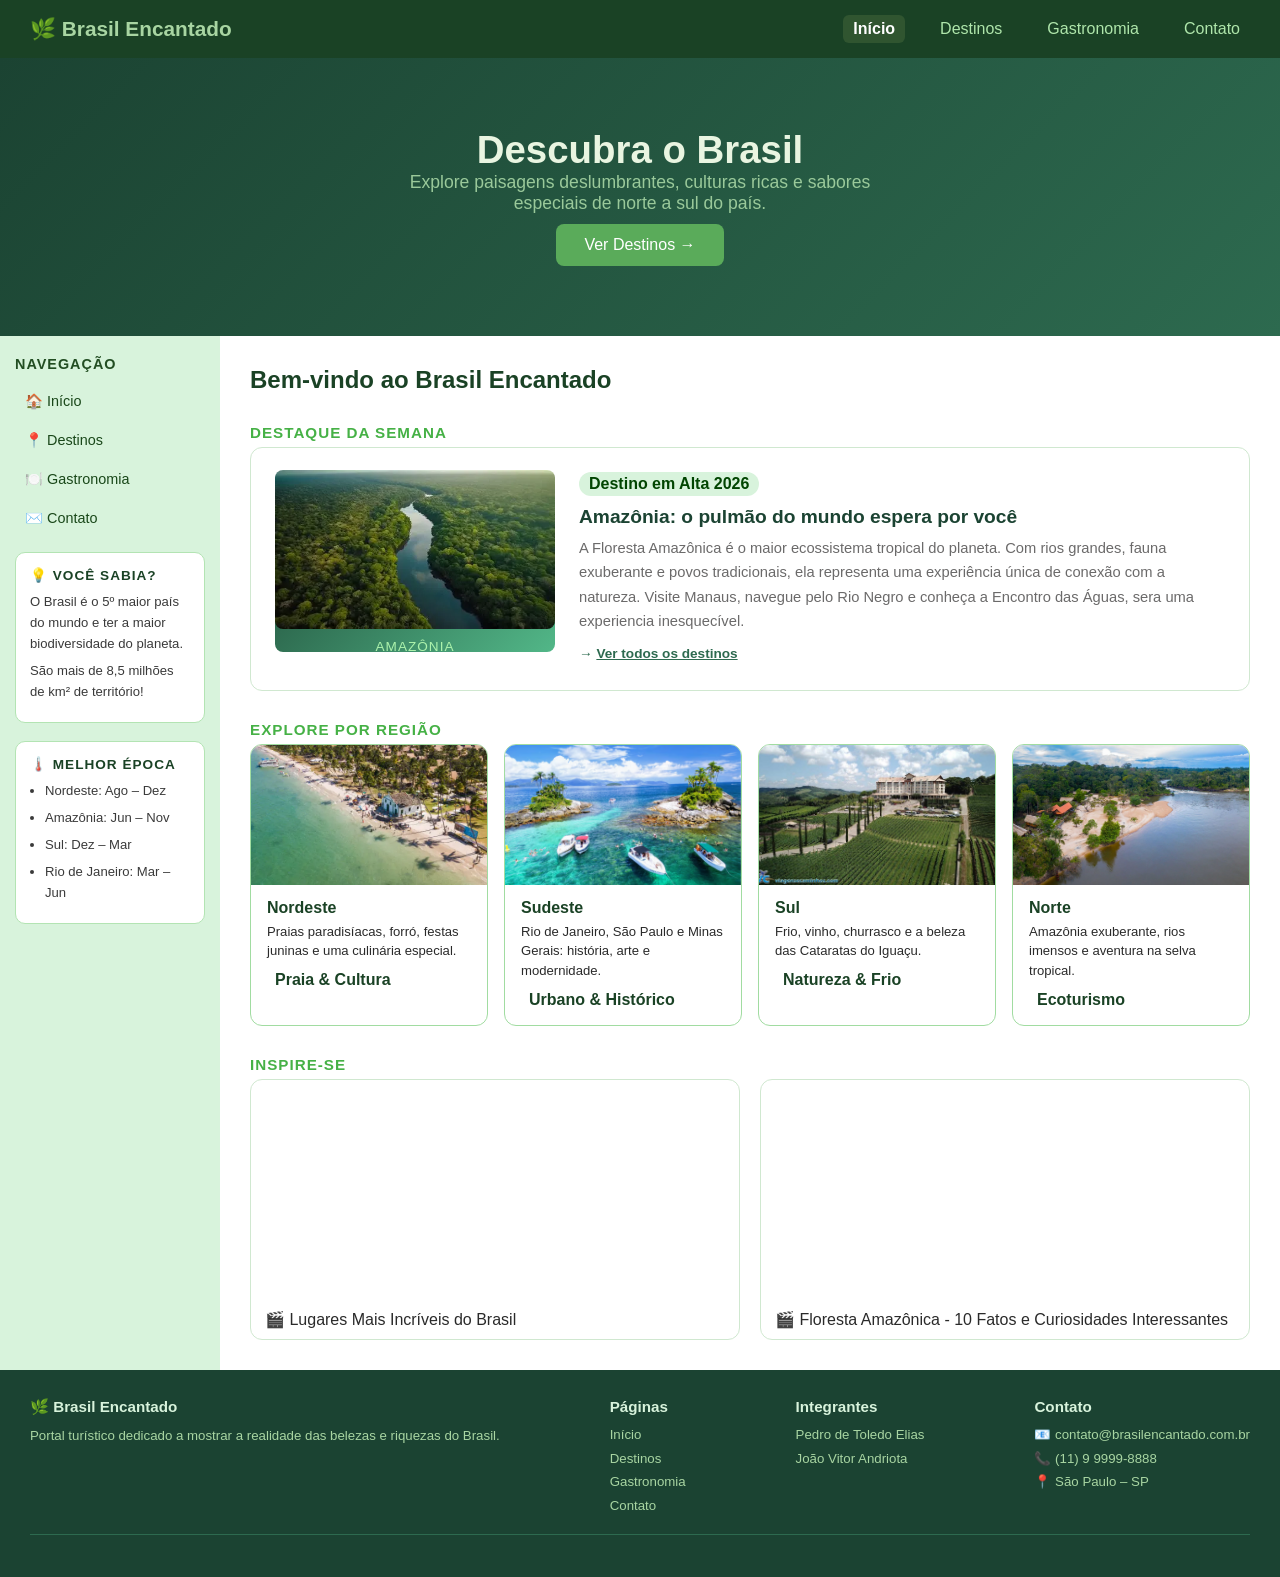
<file: index.html>
<!DOCTYPE html>
<html lang="en">

<head>
    <meta charset="UTF-8">
    <meta name="viewport" content="width=device-width, initial-scale=1.0">
    <link rel="stylesheet" href="style.css">
    <title>Brasil Encantado</title>
</head>

<body>

    <header class="nav">
        <div class="logo">🌿 Brasil Encantado</div>
        <nav class="menu">
            <a href="index.html" class="ativa">Início</a>
            <a href="destinos.html">Destinos</a>
            <a href="gastronomia.html">Gastronomia</a>
            <a href="contato.html">Contato</a>
        </nav>
    </header>
    <section class="hero" id="inicio">
        <div>
            <h1>Descubra o Brasil</h1>
            <p>Explore paisagens deslumbrantes, culturas ricas e sabores especiais de norte a sul do país.</p>
            <a href="destinos.html" class="hero-btn">Ver Destinos →</a>
        </div>
    </section>
    <div class="layout">
        <aside class="sidebar">
            <h3>Navegação</h3>
            <a href="index.html">🏠 Início</a>
            <a href="destinos.html">📍 Destinos</a>
            <a href="gastronomia.html">🍽️ Gastronomia</a>
            <a href="contato.html">✉️ Contato</a>

            <div class="aside-box">
                <h4>💡 Você Sabia?</h4>
                <p>O Brasil é o 5º maior país do mundo e ter a maior biodiversidade do planeta.</p>
                <p>São mais de 8,5 milhões de km² de território!</p>
            </div>
            <div class="aside-box">
                <h4>🌡️ Melhor Época</h4>
                <ul>
                    <li>Nordeste: Ago – Dez</li>
                    <li>Amazônia: Jun – Nov</li>
                    <li>Sul: Dez – Mar</li>
                    <li>Rio de Janeiro: Mar – Jun</li>
                </ul>
            </div>
        </aside>
        <main class="content">
            <h2>Bem-vindo ao Brasil Encantado</h2>

            <section id="destaque">
                <h3>Destaque da Semana</h3>
                <div class="feature-area">
                    <div class="img-placeholder">
                        <img src="img/amazonia.jpg" alt="Floresta Amazônica vista de cima com rio"
                            style="width:100%; height:200px; object-fit:cover; border-radius:8px;">
                        <span>Amazônia</span>
                    </div>
                    <div class="feature-text">
                        <span class="badge">Destino em Alta 2026</span>
                        <h4>Amazônia: o pulmão do mundo espera por você</h4>
                        <p>
                            A Floresta Amazônica é o maior ecossistema tropical do planeta. Com rios grandes,
                            fauna exuberante e povos tradicionais, ela representa uma experiência única de
                            conexão com a natureza. Visite Manaus, navegue pelo Rio Negro e conheça a Encontro
                            das Águas, sera uma experiencia inesquecível.
                        </p>
                        <p style="margin-top:10px; color:#2d6a4f; font-size:0.85rem; font-weight:600;">
                            → <a href="destinos.html" style="color:#2d6a4f;">Ver todos os destinos</a>
                        </p>
                    </div>
                </div>
            </section>

            <section id="regioes">
                <h3>Explore por Região</h3>
                <div class="cards">

                    <div class="card">
                        <div class="card-img">
                            <img src="img/nordeste.jpg" alt="Praia do Nordeste com coqueiros e mar azul">
                        </div>
                        <div class="card-body">
                            <h4>Nordeste</h4>
                            <p>Praias paradisíacas, forró, festas juninas e uma culinária especial.</p>
                            <span class="card-tag">Praia & Cultura</span>
                        </div>
                    </div>

                    <div class="card">
                        <div class="card-img">
                            <img src="img/sudeste.jpg" alt="Skyline do Rio de Janeiro com o Cristo Redentor">
                        </div>
                        <div class="card-body">
                            <h4>Sudeste</h4>
                            <p>Rio de Janeiro, São Paulo e Minas Gerais: história, arte e modernidade.</p>
                            <span class="card-tag">Urbano & Histórico</span>
                        </div>
                    </div>

                    <div class="card">
                        <div class="card-img">
                            <img src="img/sul.jpg" alt="Serra Gaúcha com vinhedos e casas coloniais">
                        </div>
                        <div class="card-body">
                            <h4>Sul</h4>
                            <p>Frio, vinho, churrasco e a beleza das Cataratas do Iguaçu.</p>
                            <span class="card-tag">Natureza & Frio</span>
                        </div>
                    </div>

                    <div class="card">
                        <div class="card-img">
                            <img src="img/norte.jpg" alt="Rio Amazonas com floresta ao redor">
                        </div>
                        <div class="card-body">
                            <h4>Norte</h4>
                            <p>Amazônia exuberante, rios imensos e aventura na selva tropical.</p>
                            <span class="card-tag">Ecoturismo</span>
                        </div>
                    </div>

                </div>
            </section>

            <section id="videos">
                <h3>Inspire-se</h3>
                <div class="video-grid">
                    <div class="video-item">
                        <iframe width="1415" height="796" src="https://www.youtube.com/embed/SqBiaZbMwfw"
                            title="Maravilhas do Brasil | Lugares Mais Incríveis do Brasil | Guia de Viagem em 4K"
                            frameborder="0"
                            allow="accelerometer; autoplay; clipboard-write; encrypted-media; gyroscope; picture-in-picture; web-share"
                            referrerpolicy="strict-origin-when-cross-origin" allowfullscreen></iframe>
                        <p>🎬 Lugares Mais Incríveis do Brasil </p>
                    </div>
                    <div class="video-item">
                        <iframe width="1415" height="796" src="https://www.youtube.com/embed/IaU8BjBAzuM"
                            title="Floresta Amazônica - 10 Fatos e Curiosidades Interessantes" frameborder="0"
                            allow="accelerometer; autoplay; clipboard-write; encrypted-media; gyroscope; picture-in-picture; web-share"
                            referrerpolicy="strict-origin-when-cross-origin" allowfullscreen></iframe>
                        <p>🎬 Floresta Amazônica - 10 Fatos e Curiosidades Interessantes</p>
                    </div>
                </div>
            </section>

        </main>
    </div>

    <footer class="footer">
        <div class="footer-grid">
            <div class="footer-col">
                <h4>🌿 Brasil Encantado</h4>
                <p>Portal turístico dedicado a mostrar a realidade das belezas e riquezas do Brasil.</p>
            </div>
            <div class="footer-col">
                <h4>Páginas</h4>
                <a href="index.html">Início</a>
                <a href="destinos.html">Destinos</a>
                <a href="gastronomia.html">Gastronomia</a>
                <a href="contato.html">Contato</a>
            </div>
            <div class="footer-col">
                <h4>Integrantes</h4>
                <p>Pedro de Toledo Elias</p>
                <p>João Vitor Andriota</p>
            </div>
            <div class="footer-col">
                <h4>Contato </h4>
                <p>📧 contato@brasilencantado.com.br</p>
                <p>📞 (11) 9 9999-8888</p>
                <p>📍 São Paulo – SP</p>
            </div>
        </div>
        <div class="footer-bottom">
        </div>
    </footer>
</body>

</html>
</file>
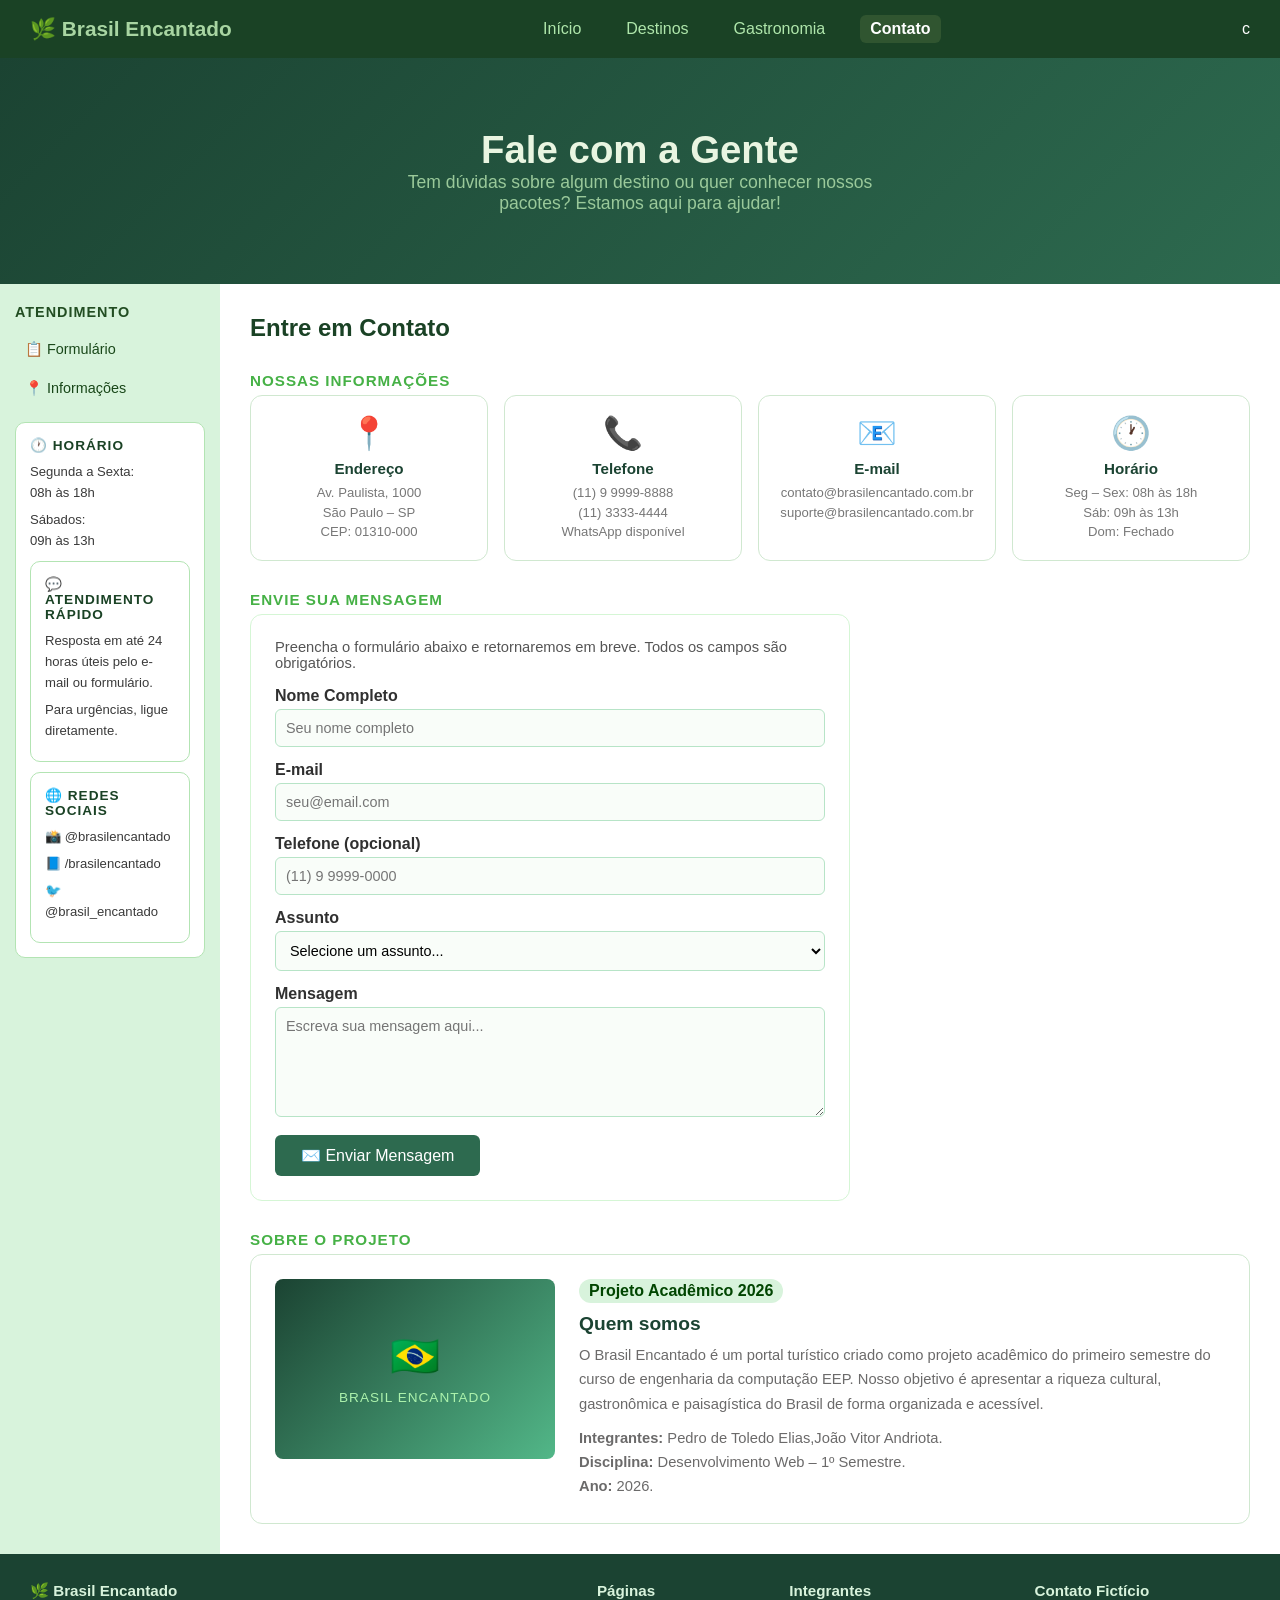
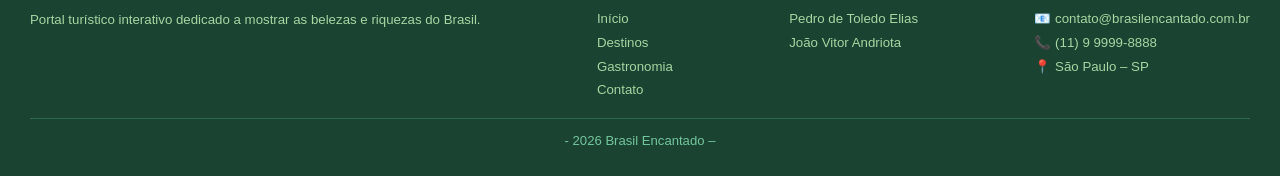
<file: contato.html>
<!DOCTYPE html>
<html lang="en">

<head>
    <meta charset="UTF-8">
    <meta name="viewport" content="width=device-width, initial-scale=1.0">
    <link rel="stylesheet" href="style.css">
    <title>Brasil</title>
</head>

<body>
    <header class="nav">
        <div class="logo">🌿 Brasil Encantado</div>
        <nav class="menu">
            <a href="index.html">Início</a>
            <a href="destinos.html">Destinos</a>
            <a href="gastronomia.html">Gastronomia</a>
            <a href="contato.html" class="ativa">Contato</a>
        </nav>c
    </header>

    <section class="hero" id="contato-hero">
        <div>
            <h1>Fale com a Gente</h1>
            <p>Tem dúvidas sobre algum destino ou quer conhecer nossos pacotes? Estamos aqui para ajudar!</p>
        </div>
    </section>
    <div class="layout">

        <aside class="sidebar">
            <h3>Atendimento</h3>
            <a href="#formulario">📋 Formulário</a>
            <a href="#info">📍 Informações</a>

            <div class="aside-box">
                <h4>🕐 Horário</h4>
                <p>Segunda a Sexta:<br>08h às 18h</p>
                <p>Sábados:<br>09h às 13h</p>
                <div>

                    <div class="aside-box">
                        <h4>💬 Atendimento Rápido</h4>
                        <p>Resposta em até 24 horas úteis pelo e-mail ou formulário.</p>
                        <p>Para urgências, ligue diretamente.</p>
                    </div>

                    <div class="aside-box">
                        <h4>🌐 Redes Sociais</h4>
                        <p>📸 @brasilencantado</p>
                        <p>📘 /brasilencantado</p>
                        <p>🐦 @brasil_encantado</p>
                    </div>
        </aside>

        <main class="content">
            <h2>Entre em Contato</h2>

            <section id="info">
                <h3>Nossas Informações</h3>
                <div class="info-grid">
                    <div class="info-box">
                        <div class="icon">📍</div>
                        <h4>Endereço</h4>
                        <p>Av. Paulista, 1000<br>São Paulo – SP<br>CEP: 01310-000</p>
                    </div>
                    <div class="info-box">
                        <div class="icon">📞</div>
                        <h4>Telefone</h4>
                        <p>(11) 9 9999-8888<br>(11) 3333-4444<br>WhatsApp disponível</p>
                    </div>
                    <div class="info-box">
                        <div class="icon">📧</div>
                        <h4>E-mail</h4>
                        <p>contato@brasilencantado.com.br<br>suporte@brasilencantado.com.br</p>
                    </div>
                    <div class="info-box">
                        <div class="icon">🕐</div>
                        <h4>Horário</h4>
                        <p>Seg – Sex: 08h às 18h<br>Sáb: 09h às 13h<br>Dom: Fechado</p>
                    </div>
                </div>
            </section>

            <section id="formulario">
                <h3>Envie sua Mensagem</h3>
                <div class="contato-box">
                    <p>Preencha o formulário abaixo e retornaremos em breve. Todos os campos são obrigatórios.</p>

                    <label for="nome">Nome Completo</label>
                    <input type="text" id="nome" placeholder="Seu nome completo">

                    <label for="email">E-mail</label>
                    <input type="email" id="email" placeholder="seu@email.com">

                    <label for="telefone">Telefone (opcional)</label>
                    <input type="tel" id="telefone" placeholder="(11) 9 9999-0000">

                    <label for="assunto">Assunto</label>
                    <select id="assunto">
                        <option value="">Selecione um assunto...</option>
                        <option value="destinos">Informações sobre destinos</option>
                        <option value="pacotes">Pacotes turísticos</option>
                        <option value="gastronomia">Gastronomia e restaurantes</option>
                        <option value="duvidas">Dúvidas gerais</option>
                        <option value="parceria">Parceria / Colaboração</option>
                    </select>

                    <label for="mensagem">Mensagem</label>
                    <textarea id="mensagem" placeholder="Escreva sua mensagem aqui..."></textarea>

                    <button onclick="alert('Mensagem enviada com sucesso! Entraremos em contato em até 24 horas.')">
                        ✉️ Enviar Mensagem
                    </button>
                </div>
            </section>

            <section id="sobre">
                <h3>Sobre o Projeto</h3>
                <div class="feature-area">
                    <div class="img-placeholder">
                        🇧🇷
                        <span>Brasil Encantado</span>
                    </div>
                    <div class="feature-text">
                        <span class="badge">Projeto Acadêmico 2026</span>
                        <h4>Quem somos</h4>
                        <p>
                            O Brasil Encantado é um portal turístico criado como projeto acadêmico
                            do primeiro semestre do curso de engenharia da computação EEP. Nosso objetivo é apresentar a
                            riqueza
                            cultural, gastronômica e paisagística do Brasil de forma organizada e acessível.
                        </p>
                        <p style="margin-top:10px;">
                            <strong>Integrantes:</strong> Pedro de Toledo Elias,João Vitor Andriota.<br>
                            <strong>Disciplina:</strong> Desenvolvimento Web – 1º Semestre.<br>
                            <strong>Ano:</strong> 2026.
                        </p>
                    </div>
                </div>
            </section>

        </main>
    </div>

    <footer class="footer">
        <div class="footer-grid">
            <div class="footer-col">
                <h4>🌿 Brasil Encantado</h4>
                <p>Portal turístico interativo dedicado a mostrar as belezas e riquezas do Brasil.</p>
            </div>
            <div class="footer-col">
                <h4>Páginas</h4>
                <a href="index.html">Início</a>
                <a href="destinos.html">Destinos</a>
                <a href="gastronomia.html">Gastronomia</a>
                <a href="contato.html">Contato</a>
            </div>
            <div class="footer-col">
                <h4>Integrantes</h4>
                <p>Pedro de Toledo Elias</p>
                <p>João Vitor Andriota</p>
            </div>
            <div class="footer-col">
                <h4>Contato Fictício</h4>
                <p>📧 contato@brasilencantado.com.br</p>
                <p>📞 (11) 9 9999-8888</p>
                <p>📍 São Paulo – SP</p>
            </div>
        </div>
        <div class="footer-bottom">
            <p>- 2026 Brasil Encantado –</p>
        </div>
    </footer>
</body>

</html>
</file>
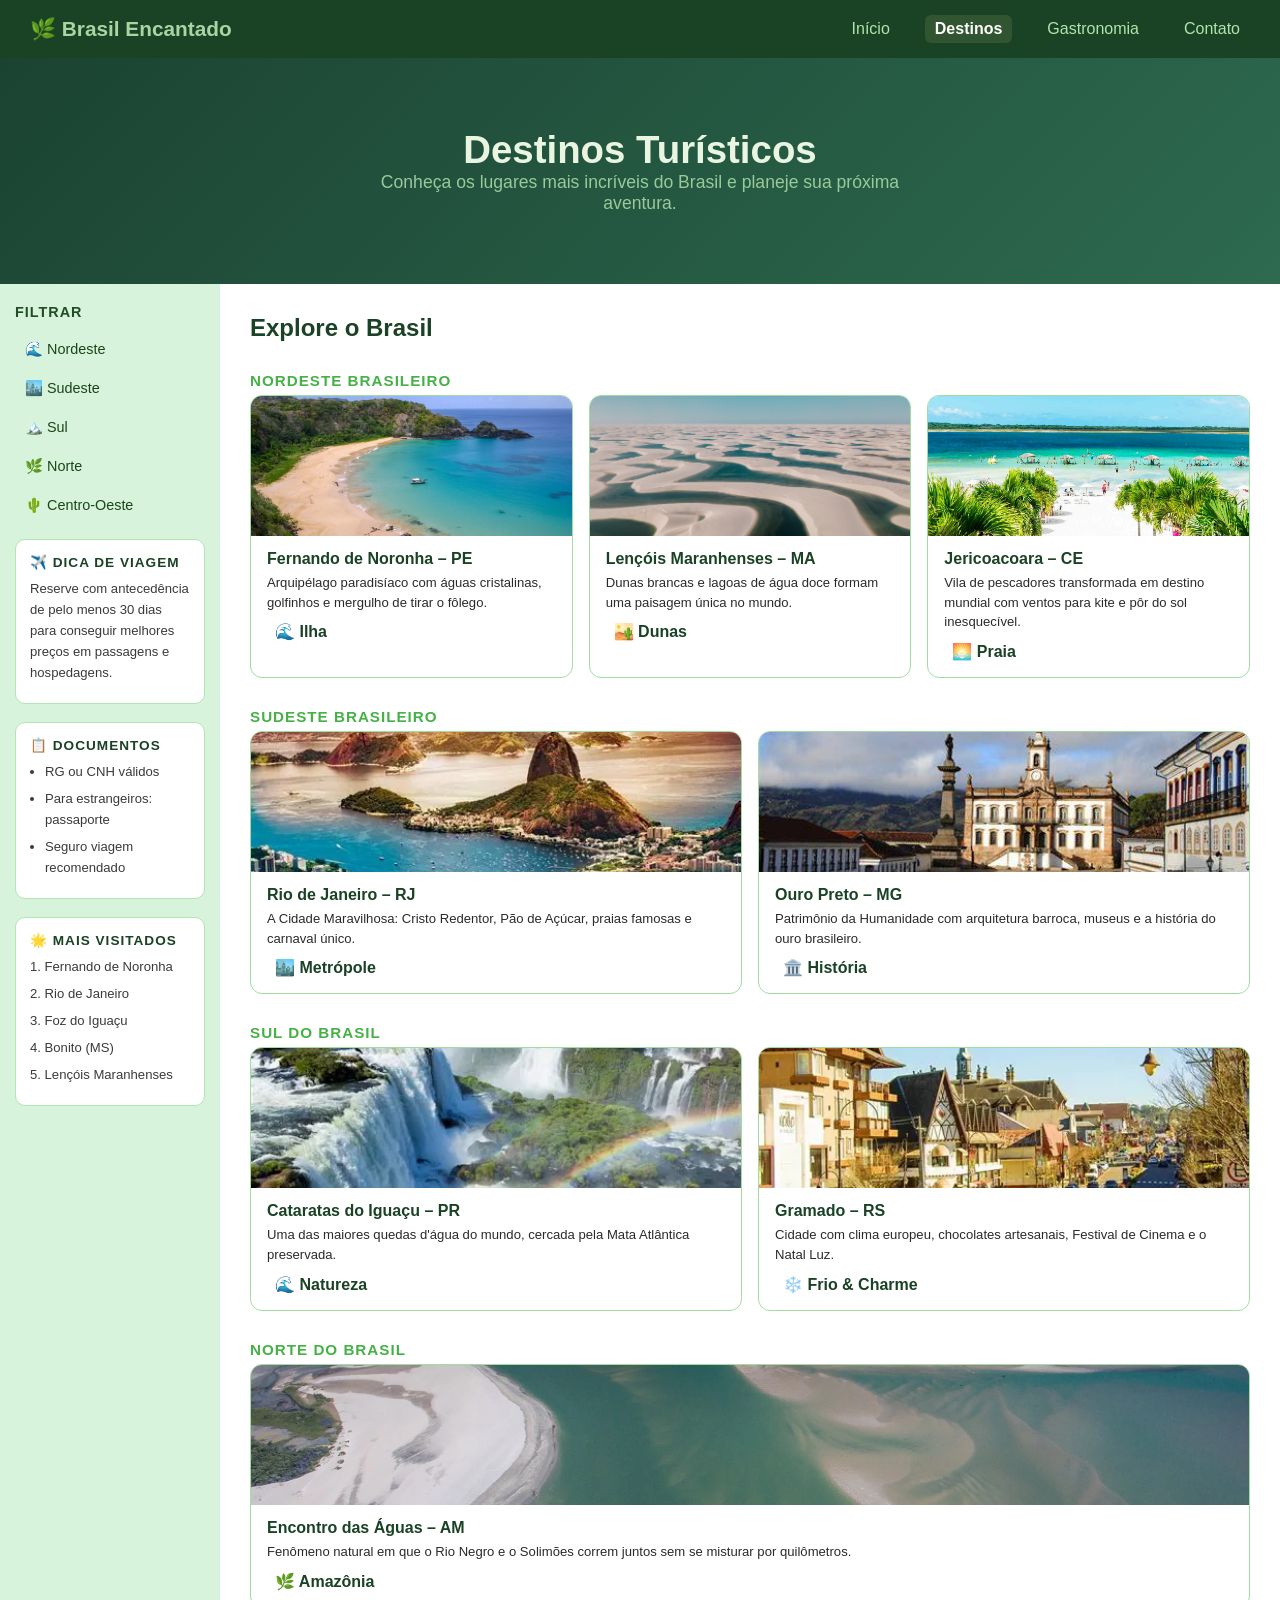
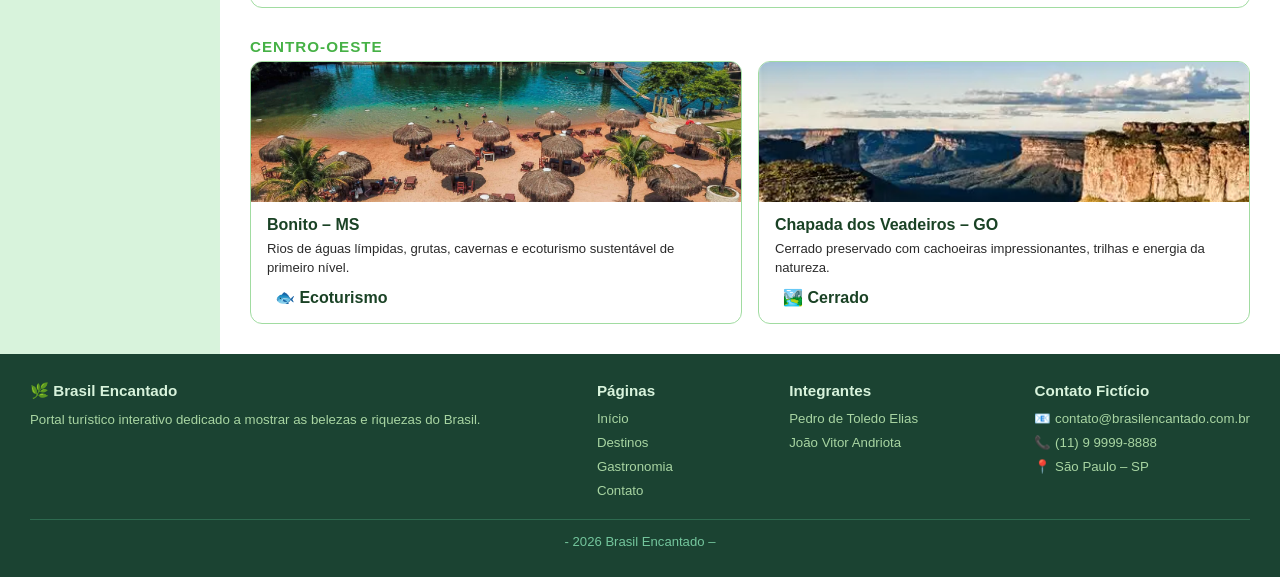
<file: destinos.html>
<!DOCTYPE html>
<html lang="pt-br">

<head>
    <meta charset="UTF-8">
    <meta name="viewport" content="width=device-width, initial-scale=1.0">
    <link rel="stylesheet" href="style.css">
    <title>Brasil Encantado – Destinos</title>
</head>

<body>

    <header class="nav">
        <div class="logo">🌿 Brasil Encantado</div>
        <nav class="menu">
            <a href="index.html">Início</a>
            <a href="destinos.html" class="ativa">Destinos</a>
            <a href="gastronomia.html">Gastronomia</a>
            <a href="contato.html">Contato</a>
        </nav>
    </header>

    <section class="hero" id="destinos-hero">
        <div>
            <h1>Destinos Turísticos</h1>
            <p>Conheça os lugares mais incríveis do Brasil e planeje sua próxima aventura.</p>
        </div>
    </section>

    <div class="layout">

        <aside class="sidebar">
            <h3>Filtrar</h3>
            <a href="#nordeste">🌊 Nordeste</a>
            <a href="#sudeste">🏙️ Sudeste</a>
            <a href="#sul">🏔️ Sul</a>
            <a href="#norte">🌿 Norte</a>
            <a href="#centro-oeste">🌵 Centro-Oeste</a>

            <div class="aside-box">
                <h4>✈️ Dica de Viagem</h4>
                <p>Reserve com antecedência de pelo menos 30 dias para conseguir melhores preços em passagens e
                    hospedagens.</p>
            </div>

            <div class="aside-box">
                <h4>📋 Documentos</h4>
                <ul>
                    <li>RG ou CNH válidos</li>
                    <li>Para estrangeiros: passaporte</li>
                    <li>Seguro viagem recomendado</li>
                </ul>
            </div>

            <div class="aside-box">
                <h4>🌟 Mais Visitados</h4>
                <p>1. Fernando de Noronha</p>
                <p>2. Rio de Janeiro</p>
                <p>3. Foz do Iguaçu</p>
                <p>4. Bonito (MS)</p>
                <p>5. Lençóis Maranhenses</p>
            </div>
        </aside>

        <main class="content">
            <h2>Explore o Brasil</h2>

            <section id="nordeste">
                <h3>Nordeste Brasileiro</h3>
                <div class="cards">

                    <div class="card">
                        <div class="card-img">
                            <img src="img/noronha.jpg" alt="Ilha de Fernando de Noronha com praia e pedras vulcânicas">
                        </div>
                        <div class="card-body">
                            <h4>Fernando de Noronha – PE</h4>
                            <p>Arquipélago paradisíaco com águas cristalinas, golfinhos e mergulho de tirar o fôlego.
                            </p>
                            <span class="card-tag">🌊 Ilha</span>
                        </div>
                    </div>

                    <div class="card">
                        <div class="card-img">
                            <img src="img/lencois.jpg" alt="Lençóis Maranhenses com dunas brancas e lagoas azuis">
                        </div>
                        <div class="card-body">
                            <h4>Lençóis Maranhenses – MA</h4>
                            <p>Dunas brancas e lagoas de água doce formam uma paisagem única no mundo.</p>
                            <span class="card-tag">🏜️ Dunas</span>
                        </div>
                    </div>

                    <div class="card">
                        <div class="card-img">
                            <img src="img/jericoacoara.jpg" alt="Pôr do sol em Jericoacoara com dunas ao fundo">
                        </div>
                        <div class="card-body">
                            <h4>Jericoacoara – CE</h4>
                            <p>Vila de pescadores transformada em destino mundial com ventos para kite e pôr do sol
                                inesquecível.</p>
                            <span class="card-tag">🌅 Praia</span>
                        </div>
                    </div>

                </div>
            </section>

            <section id="sudeste">
                <h3>Sudeste Brasileiro</h3>
                <div class="cards">

                    <div class="card">
                        <div class="card-img">
                            <img src="img/riodejaneiro.jpg"
                                alt="Vista aérea do Rio de Janeiro com o Cristo Redentor e a Baía de Guanabara">
                        </div>
                        <div class="card-body">
                            <h4>Rio de Janeiro – RJ</h4>
                            <p>A Cidade Maravilhosa: Cristo Redentor, Pão de Açúcar, praias famosas e carnaval único.
                            </p>
                            <span class="card-tag">🏙️ Metrópole</span>
                        </div>
                    </div>

                    <div class="card">
                        <div class="card-img">
                            <img src="img/ouropreto.jpg" alt="Centro histórico de Ouro Preto com igrejas barrocas">
                        </div>
                        <div class="card-body">
                            <h4>Ouro Preto – MG</h4>
                            <p>Patrimônio da Humanidade com arquitetura barroca, museus e a história do ouro brasileiro.
                            </p>
                            <span class="card-tag">🏛️ História</span>
                        </div>
                    </div>

                </div>
            </section>

            <section id="sul">
                <h3>Sul do Brasil</h3>
                <div class="cards">

                    <div class="card">
                        <div class="card-img">
                            <img src="img/iguacu.jpg" alt="Cataratas do Iguaçu vistas de cima com névoa">
                        </div>
                        <div class="card-body">
                            <h4>Cataratas do Iguaçu – PR</h4>
                            <p>Uma das maiores quedas d'água do mundo, cercada pela Mata Atlântica preservada.</p>
                            <span class="card-tag">🌊 Natureza</span>
                        </div>
                    </div>

                    <div class="card">
                        <div class="card-img">
                            <img src="img/gramado.jpg" alt="Rua de Gramado com casas em estilo europeu e flores">
                        </div>
                        <div class="card-body">
                            <h4>Gramado – RS</h4>
                            <p>Cidade com clima europeu, chocolates artesanais, Festival de Cinema e o Natal Luz.</p>
                            <span class="card-tag">❄️ Frio & Charme</span>
                        </div>
                    </div>

                </div>
            </section>

            <section id="norte">
                <h3>Norte do Brasil</h3>
                <div class="cards">

                    <div class="card">
                        <div class="card-img">
                            <img src="img/encontro.jpg" alt="Encontro das Águas do Rio Negro e Solimões em Manaus">
                        </div>
                        <div class="card-body">
                            <h4>Encontro das Águas – AM</h4>
                            <p>Fenômeno natural em que o Rio Negro e o Solimões correm juntos sem se misturar por
                                quilômetros.</p>
                            <span class="card-tag">🌿 Amazônia</span>
                        </div>
                    </div>

                </div>
            </section>

            <section id="centro-oeste">
                <h3>Centro-Oeste</h3>
                <div class="cards">

                    <div class="card">
                        <div class="card-img">
                            <img src="img/bonito.jpg" alt="Rio cristalino de Bonito com peixes coloridos visíveis">
                        </div>
                        <div class="card-body">
                            <h4>Bonito – MS</h4>
                            <p>Rios de águas límpidas, grutas, cavernas e ecoturismo sustentável de primeiro nível.</p>
                            <span class="card-tag">🐟 Ecoturismo</span>
                        </div>
                    </div>

                    <div class="card">
                        <div class="card-img">
                            <img src="img/chapada.jpg" alt="Chapada dos Veadeiros com cachoeiras e cerrado">
                        </div>
                        <div class="card-body">
                            <h4>Chapada dos Veadeiros – GO</h4>
                            <p>Cerrado preservado com cachoeiras impressionantes, trilhas e energia da natureza.</p>
                            <span class="card-tag">🏞️ Cerrado</span>
                        </div>
                    </div>

                </div>
            </section>

        </main>
    </div>

    <footer class="footer">
        <div class="footer-grid">
            <div class="footer-col">
                <h4>🌿 Brasil Encantado</h4>
                <p>Portal turístico interativo dedicado a mostrar as belezas e riquezas do Brasil.</p>
            </div>
            <div class="footer-col">
                <h4>Páginas</h4>
                <a href="index.html">Início</a>
                <a href="destinos.html">Destinos</a>
                <a href="gastronomia.html">Gastronomia</a>
                <a href="contato.html">Contato</a>
            </div>
            <div class="footer-col">
                <h4>Integrantes</h4>
                <p>Pedro de Toledo Elias</p>
                <p>João Vitor Andriota</p>
            </div>
            <div class="footer-col">
                <h4>Contato Fictício</h4>
                <p>📧 contato@brasilencantado.com.br</p>
                <p>📞 (11) 9 9999-8888</p>
                <p>📍 São Paulo – SP</p>
            </div>
        </div>
        <div class="footer-bottom">
            <p>- 2026 Brasil Encantado –</p>
        </div>
    </footer>

</body>

</html>
</file>
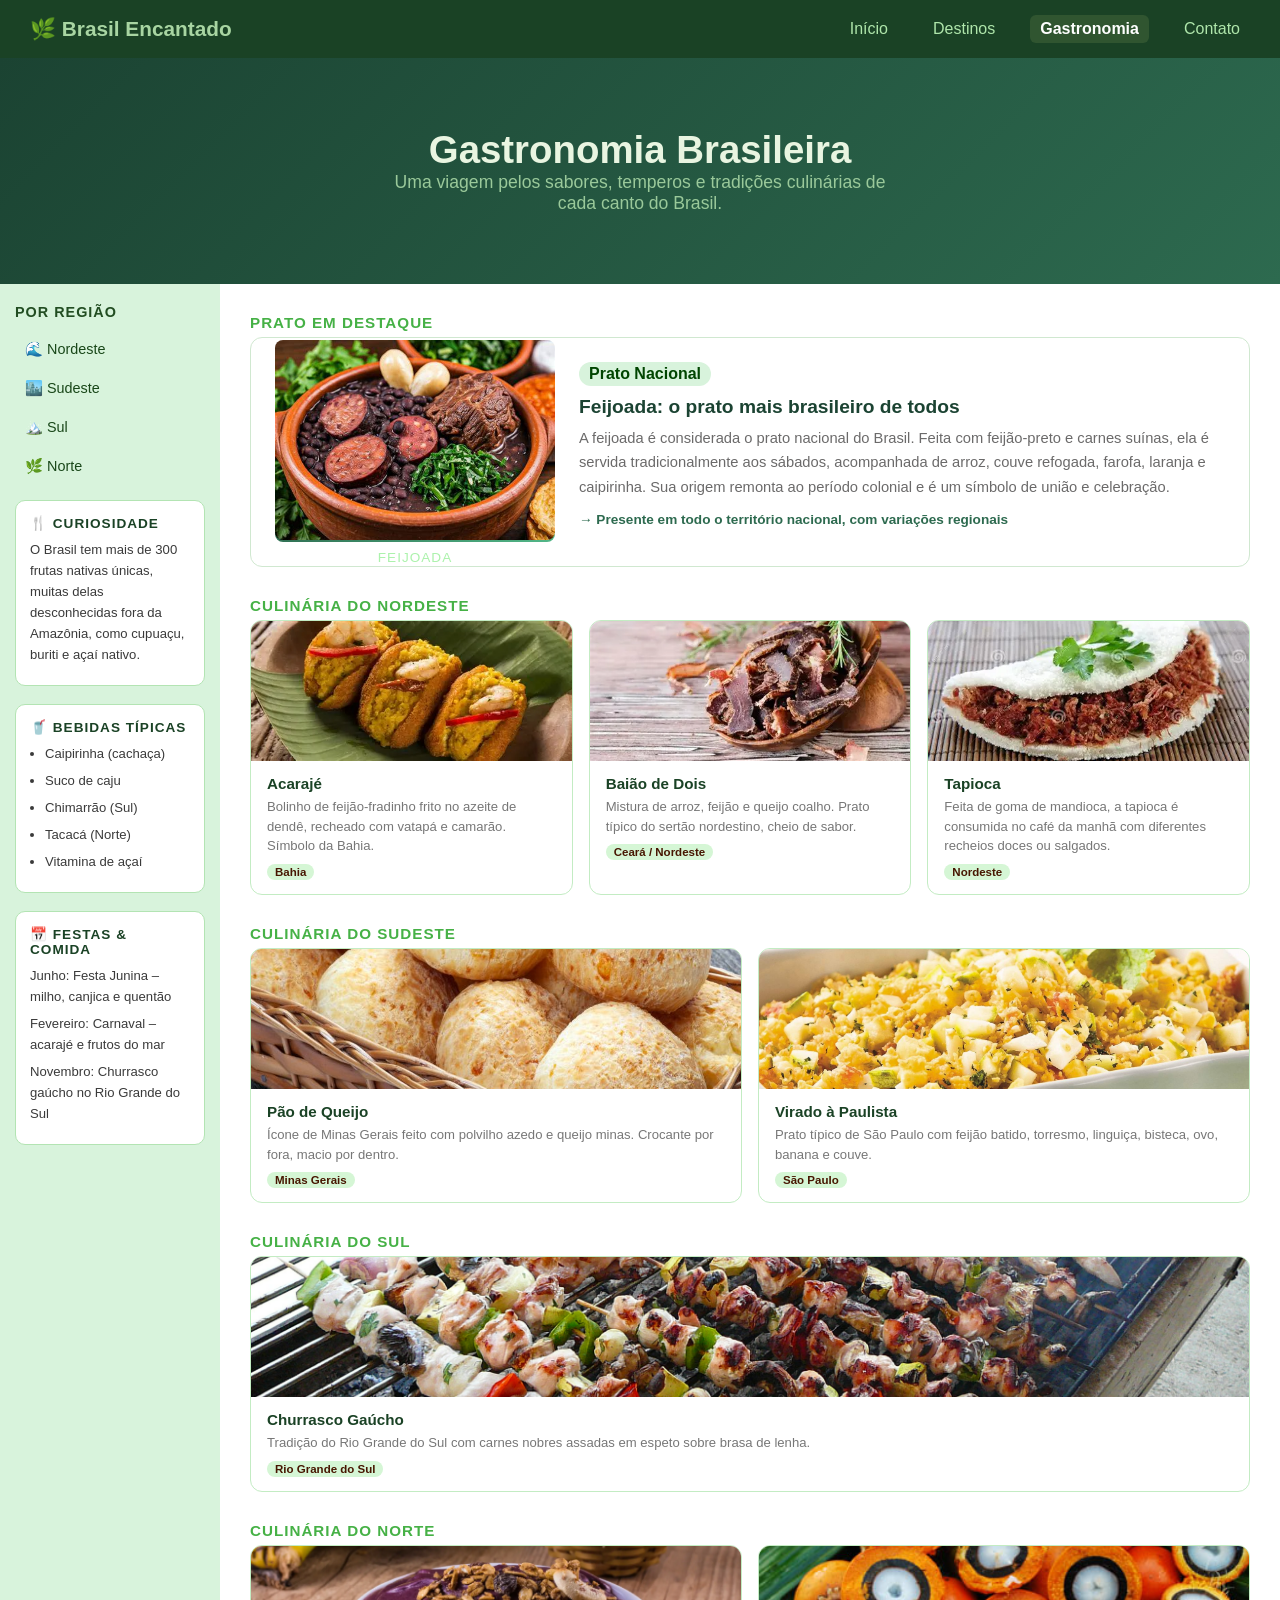
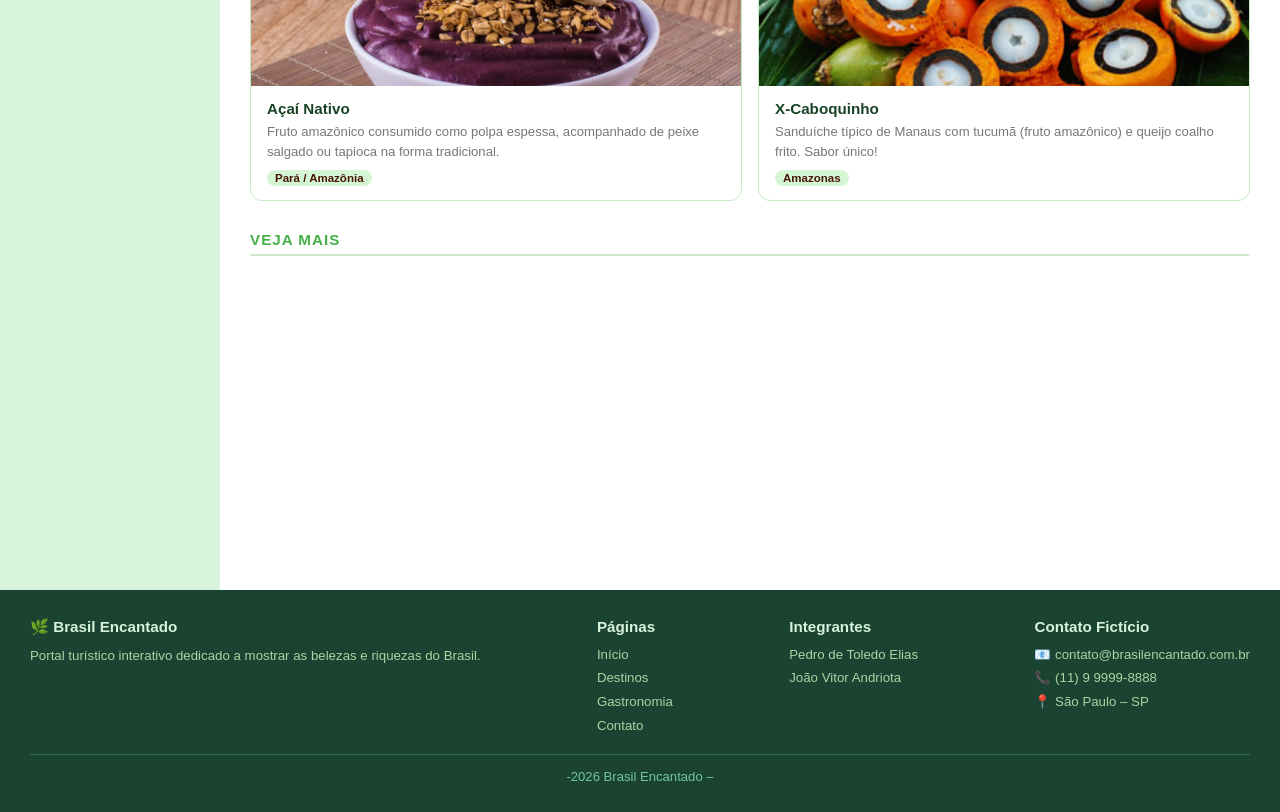
<file: gastronomia.html>
<!DOCTYPE html>
<html lang="en">

<head>
    <meta charset="UTF-8">
    <meta name="viewport" content="width=device-width, initial-scale=1.0">
    <link rel="stylesheet" href="style.css">
    <title>Brasil Encantado – Gastronomia</title>
</head>

<body>
    <header class="nav">
        <div class="logo">🌿 Brasil Encantado</div>
        <nav class="menu">
            <a href="index.html">Início</a>
            <a href="destinos.html">Destinos</a>
            <a href="gastronomia.html" class="ativa">Gastronomia</a>
            <a href="contato.html">Contato</a>
        </nav>
    </header>
    <section class="hero" id="gastro-hero">
        <div>
            <h1>Gastronomia Brasileira</h1>
            <p>Uma viagem pelos sabores, temperos e tradições culinárias de cada canto do Brasil.</p>
        </div>
    </section>
    <div class="layout">

        <aside class="sidebar">
            <h3>Por Região</h3>
            <a href="#nordeste-comida">🌊 Nordeste</a>
            <a href="#sudeste-comida">🏙️ Sudeste</a>
            <a href="#sul-comida">🏔️ Sul</a>
            <a href="#norte-comida">🌿 Norte</a>

            <div class="aside-box">
                <h4>🍴 Curiosidade</h4>
                <p>O Brasil tem mais de 300 frutas nativas únicas, muitas delas desconhecidas fora da Amazônia, como
                    cupuaçu, buriti e açaí nativo.</p>
            </div>
            <div class="aside-box">
                <h4>🥤 Bebidas Típicas</h4>
                <ul>
                    <li>Caipirinha (cachaça)</li>
                    <li>Suco de caju</li>
                    <li>Chimarrão (Sul)</li>
                    <li>Tacacá (Norte)</li>
                    <li>Vitamina de açaí</li>
                </ul>
            </div>

            <div class="aside-box">
                <h4>📅 Festas & Comida</h4>
                <p>Junho: Festa Junina – milho, canjica e quentão</p>
                <p>Fevereiro: Carnaval – acarajé e frutos do mar</p>
                <p>Novembro: Churrasco gaúcho no Rio Grande do Sul</p>
            </div>
        </aside>

        <main class="content">

            <section id="destaque-gastro">
                <h3>Prato em Destaque</h3>
                <div class="feature-area">
                    <div class="img-placeholder">
                        <img src="img/feijoada.jpg" alt="Feijoada brasileira servida com arroz, couve e laranja"
                            style="width:100%; height:200px; object-fit:cover; border-radius:8px;">
                        <span>Feijoada</span>
                    </div>
                    <div class="feature-text">
                        <span class="badge">Prato Nacional</span>
                        <h4>Feijoada: o prato mais brasileiro de todos</h4>
                        <p>
                            A feijoada é considerada o prato nacional do Brasil. Feita com feijão-preto e
                            carnes suínas, ela é servida tradicionalmente aos sábados, acompanhada de arroz,
                            couve refogada, farofa, laranja e caipirinha. Sua origem remonta ao período colonial
                            e é um símbolo de união e celebração.
                        </p>
                        <p style="margin-top:10px; color:#2d6a4f; font-size:0.85rem; font-weight:600;">
                            → Presente em todo o território nacional, com variações regionais
                        </p>
                    </div>
                </div>
            </section>

            <section id="nordeste-comida">
                <h3>Culinária do Nordeste</h3>
                <div class="prato-grid">

                    <div class="prato-card">
                        <div class="prato-img">
                            <img src="img/acaraje.jpg" alt="Acarajé baiano frito com recheio de vatapá e camarão">
                        </div>
                        <div class="prato-body">
                            <h4>Acarajé</h4>
                            <p>Bolinho de feijão-fradinho frito no azeite de dendê, recheado com vatapá e camarão.
                                Símbolo da Bahia.</p>
                            <span class="prato-tag">Bahia</span>
                        </div>
                    </div>

                    <div class="prato-card">
                        <div class="prato-img">
                            <img src="img/carne-seca.jpg" alt="Baião de dois com carne de sol e feijão">
                        </div>
                        <div class="prato-body">
                            <h4>Baião de Dois</h4>
                            <p>Mistura de arroz, feijão e queijo coalho. Prato típico do sertão nordestino, cheio de
                                sabor.</p>
                            <span class="prato-tag">Ceará / Nordeste</span>
                        </div>
                    </div>

                    <div class="prato-card">
                        <div class="prato-img">
                            <img src="img/tapioca.jpg" alt="Tapioca com queijo e manteiga sobre chapa quente">
                        </div>
                        <div class="prato-body">
                            <h4>Tapioca</h4>
                            <p>Feita de goma de mandioca, a tapioca é consumida no café da manhã com diferentes recheios
                                doces ou salgados.</p>
                            <span class="prato-tag">Nordeste</span>
                        </div>
                    </div>

                </div>
            </section>

            <section id="sudeste-comida">
                <h3>Culinária do Sudeste</h3>
                <div class="prato-grid">

                    <div class="prato-card">
                        <div class="prato-img">
                            <img src="img/pao-de-queijo.jpg" alt="Pão de queijo mineiro recém assado e dourado"
                                style="width:100%; height:400px; object-fit:cover;">
                        </div>
                        <div class="prato-body">
                            <h4>Pão de Queijo</h4>
                            <p>Ícone de Minas Gerais feito com polvilho azedo e queijo minas. Crocante por fora, macio
                                por dentro.</p>
                            <span class="prato-tag">Minas Gerais</span>
                        </div>
                    </div>

                    <div class="prato-card">
                        <div class="prato-img">
                            <img src="img/virado.jpg" alt="Virado à paulista com bisteca, ovo, banana e couve"
                                style="width:100%; height:400px; object-fit:cover;">
                        </div>
                        <div class="prato-body">
                            <h4>Virado à Paulista</h4>
                            <p>Prato típico de São Paulo com feijão batido, torresmo, linguiça, bisteca, ovo, banana e
                                couve.</p>
                            <span class="prato-tag">São Paulo</span>
                        </div>
                    </div>

                </div>
            </section>

            <section id="sul-comida">
                <h3>Culinária do Sul</h3>
                <div class="prato-grid">

                    <div class="prato-card">
                        <div class="prato-img">
                            <img src="img/churrasco.jpg" alt="Churrasco gaúcho com cortes de carne na brasa">
                        </div>
                        <div class="prato-body">
                            <h4>Churrasco Gaúcho</h4>
                            <p>Tradição do Rio Grande do Sul com carnes nobres assadas em espeto sobre brasa de lenha.
                            </p>
                            <span class="prato-tag">Rio Grande do Sul</span>
                        </div>
                    </div>

                </div>
            </section>

            <section id="norte-comida">
                <h3>Culinária do Norte</h3>
                <div class="prato-grid">

                    <div class="prato-card">
                        <div class="prato-img">
                            <img src="img/acai.jpg" alt="Tigela de açaí com granola e banana fatiada">
                        </div>
                        <div class="prato-body">
                            <h4>Açaí Nativo</h4>
                            <p>Fruto amazônico consumido como polpa espessa, acompanhado de peixe salgado ou tapioca na
                                forma tradicional.</p>
                            <span class="prato-tag">Pará / Amazônia</span>
                        </div>
                    </div>

                    <div class="prato-card">
                        <div class="prato-img">
                            <img src="img/tucuma.jpg" alt="Sanduíche de tucumã com queijo coalho típico do Amazonas">
                        </div>
                        <div class="prato-body">
                            <h4>X-Caboquinho</h4>
                            <p>Sanduíche típico de Manaus com tucumã (fruto amazônico) e queijo coalho frito. Sabor
                                único!</p>
                            <span class="prato-tag">Amazonas</span>
                        </div>
                    </div>

                </div>
            </section>

            <section id="video-gastro">
                <h3>Veja Mais</h3>
                <h4></h4>
                <div class="video-item"></div>
                <a href="https://www.youtube.com/"></a>
                <iframe width="500" height="300" src="https://www.youtube.com/embed/Ffo74B9WVvw"
                    title="🤤CONHEÇA OS + DELICIOSOS PRATOS TÍPICOS DO BRASIL! [Gastronomia Brasileira]" frameborder="0"
                    allow="accelerometer; autoplay; clipboard-write; encrypted-media; gyroscope; picture-in-picture; web-share"
                    referrerpolicy="strict-origin-when-cross-origin" allowfullscreen></iframe>

    </div>
    </section>

    </main>
    </div>

    <footer class="footer">
        <div class="footer-grid">
            <div class="footer-col">
                <h4>🌿 Brasil Encantado</h4>
                <p>Portal turístico interativo dedicado a mostrar as belezas e riquezas do Brasil.</p>
            </div>
            <div class="footer-col">
                <h4>Páginas</h4>
                <a href="index.html">Início</a>
                <a href="destinos.html">Destinos</a>
                <a href="gastronomia.html">Gastronomia</a>
                <a href="contato.html">Contato</a>
            </div>
            <div class="footer-col">
                <h4>Integrantes</h4>
                <p>Pedro de Toledo Elias</p>
                <p>João Vitor Andriota</p>
            </div>
            <div class="footer-col">
                <h4>Contato Fictício</h4>
                <p>📧 contato@brasilencantado.com.br</p>
                <p>📞 (11) 9 9999-8888</p>
                <p>📍 São Paulo – SP</p>
            </div>
        </div>
        <div class="footer-bottom">
            <p>-2026 Brasil Encantado – </p>
        </div>
    </footer>

</body>

</html>
</file>
<file: style.css>
* {
    margin: 0;
    padding: 0;
    box-sizing: border-box;
}

body {
    font-family: 'Segoe UI', Tahoma, Geneva, Verdana, sans-serif;
    min-height: 100vh;
    display: flex;
    flex-direction: column;
    background: rgb(249, 252, 245);
    color: black;
}

.nav {
    display: flex;
    justify-content: space-between;
    align-items: center;
    background: rgb(26, 66, 37);
    color: white;
    padding: 15px 30px;
    position: sticky;
    top: 0;
    z-index: 100;
}

.logo {
    font-size: 1.3rem;
    font-weight: 700;
    color: #a8d5a2;
}

.menu {
    display: flex;
    gap: 25px;
}

.menu a {
    color: rgb(175, 230, 171);
    text-decoration: none;
    font-size: 1rem;
    padding: 5px 10px;
    border-radius: 6px;
}

.menu a:hover {
    color: white;
    background: rgba(255, 255, 255, 0.1);
}

.menu a.ativa {
    background: rgb(48, 85, 48);
    color: white;
    font-weight: 600;
}

.hero {
    background: linear-gradient(135deg, #1b4332, #2d6a4f);
    display: flex;
    justify-content: center;
    align-items: center;
    text-align: center;
    padding: 70px 20px;
    flex-direction: column;
    gap: 14px;
}

.hero h1 {
    font-size: 2.4rem;
    color: #e9f5e1;
    font-weight: 800;
}

.hero p {
    font-size: 1.1rem;
    color: rgb(154, 201, 154);
    max-width: 520px;
}

.hero-btn {
    margin-top: 10px;
    background: rgb(90, 171, 90);
    color: white;
    border: none;
    padding: 12px 28px;
    border-radius: 8px;
    font-size: 1rem;
    cursor: pointer;
    text-decoration: none;
    display: inline-block;
}

.hero-btn:hover {
    background: rgb(59, 130, 59);
}

.layout {
    display: flex;
    flex: 1;
}

.sidebar {
    width: 220px;
    min-width: 200px;
    background: #d8f3dc;
    padding: 20px 15px;
    display: flex;
    flex-direction: column;
    gap: 8px;
}

.sidebar h3 {
    font-size: 0.9rem;
    color: rgb(34, 77, 34);
    margin-bottom: 6px;
    text-transform: uppercase;
    letter-spacing: 1px;
}

.sidebar a {
    color: rgb(25, 71, 25);
    text-decoration: none;
    font-size: 0.9rem;
    padding: 7px 10px;
    border-radius: 6px;
}

.sidebar a:hover {
    background: rgb(179, 228, 179);
}

.aside-box {
    background: white;
    border-radius: 10px;
    padding: 14px;
    border: 1px solid rgb(179, 228, 179);
    margin-top: 10px;
}

.aside-box h4 {
    font-size: 0.85rem;
    color: rgb(26, 66, 37);
    text-transform: uppercase;
    letter-spacing: 1px;
    margin-bottom: 8px;
}

.aside-box p,
.aside-box li {
    font-size: 0.82rem;
    color: rgb(58, 58, 58);
    line-height: 1.6;
    margin-bottom: 6px;
}

.aside-box ul {
    padding-left: 15px;
}

.content {
    padding: 30px;
    background: white;
    flex: 1;
    display: flex;
    flex-direction: column;
    gap: 30px;
}

.content h2 {
    font-size: 1.5rem;
    color: rgb(26, 66, 37);
}

.content h3 {
    font-size: 0.95rem;
    color: rgb(70, 177, 70);
    text-transform: uppercase;
    letter-spacing: 1px;
    margin-bottom: 6px;
}

.feature-area {
    display: flex;
    gap: 24px;
    align-items: flex-start;
    background: white;
    border-radius: 12px;
    padding: 24px;
    border: 1px solid #d0e8d0;
}

.img-placeholder {
    width: 280px;
    min-width: 220px;
    height: 180px;
    border-radius: 8px;
    background: linear-gradient(135deg, #1b4332, #52b788);
    display: flex;
    flex-direction: column;
    justify-content: center;
    align-items: center;
    gap: 10px;
    color: rgb(244, 237, 237);
    font-size: 2.5rem;
    flex-shrink: 0;
}

.img-placeholder span {
    font-size: 0.85rem;
    color: rgb(172, 242, 172);
    letter-spacing: 1px;
    text-transform: uppercase;
}

.feature-text h4 {
    font-size: 1.2rem;
    color: #1b4332;
    margin-bottom: 8px;
}

.feature-text p {
    font-size: 0.92rem;
    color: rgb(107, 106, 106);
    line-height: 1.65;
}

.badge {
    display: inline-block;
    background: #d8f3dc;
    color: rgb(1, 69, 1);
    font-size: 1rem;
    padding: 3px 10px;
    border-radius: 20px;
    margin-bottom: 10px;
    font-weight: 600;
}

.cards {
    display: flex;
    gap: 16px;
    flex-wrap: wrap;
}

.card {
    background: white;
    flex: 1 1 200px;
    border-radius: 12px;
    border: 1px solid rgb(161, 220, 161);
    overflow: hidden;
    cursor: pointer;
}

.card:hover {
    transform: translateY(-4px);
    box-shadow: 0 10px 28px rgba(0, 0, 0, 0.1);
}

.card-img {
    width: 100%;
    height: 140px;
    display: flex;
    justify-content: center;
    align-items: center;
    font-size: 2rem;
    overflow: hidden;
}

.card-img img {
    width: 100%;
    height: 100%;
    object-fit: cover;
}

.card:nth-child(1) .card-img {
    background: linear-gradient(135deg, #1b4332, #1b4332);
}

.card:nth-child(2) .card-img {
    background: linear-gradient(135deg, #0a3d2b, #0a3d2b);
}

.card:nth-child(3) .card-img {
    background: linear-gradient(135deg, #1b4332, #1b4332);
}

.card:nth-child(4) .card-img {
    background: linear-gradient(135deg, #074f35, #074f35);
}

.card:nth-child(5) .card-img {
    background: linear-gradient(135deg, #1b4332, #1b4332);
}

.card:nth-child(6) .card-img {
    background: linear-gradient(135deg, #0a3d2b, #0a3d2b);
}

.card-body {
    padding: 14px 16px;
}

.card-body h4 {
    font-size: 1rem;
    color: rgb(26, 66, 37);
    margin-bottom: 5px;
}

.card-body p {
    font-size: 0.82rem;
    color: rgb(42, 42, 42);
    line-height: 1.5;
}

.card-tag {
    display: inline-block;
    font-size: 1rem;
    color: rgb(26, 66, 37);
    background: white;
    border-radius: 20px;
    padding: 2px 8px;
    margin-top: 8px;
    font-weight: 600;
}

.img-destino {
    width: 100%;
    height: 140px;
    object-fit: cover;
}

.img-gal {
    width: 100%;
    height: 180px;
    object-fit: cover;
    border-radius: 8px;
}

.video-grid {
    display: flex;
    gap: 20px;
    flex-wrap: wrap;
}

.video-item {
    flex: 1 1 300px;
    background: white;
    border-radius: 12px;
    border: 1px solid #d0e8d0;
    overflow: hidden;
}

.video-item iframe {
    width: 100%;
    height: 220px;
    border: none;
    display: block;
}

.video-item p {
    padding: 10px 14px;
    font-size: 1rem;
    color: rgb(42, 42, 42);
}

.prato-grid {
    display: flex;
    gap: 16px;
    flex-wrap: wrap;
}

.prato-card {
    background: white;
    flex: 1 1 200px;
    border-radius: 12px;
    border: 1px solid rgb(195, 236, 195);
    overflow: hidden;
    transition: transform 0.2s, box-shadow 0.2s;
}

.prato-card:hover {
    transform: translateY(-4px);
    box-shadow: 0 10px 28px rgba(0, 0, 0, 0.1);
}

.prato-img {
    width: 100%;
    height: 140px;
    display: flex;
    justify-content: center;
    align-items: center;
    font-size: 2.8rem;
    overflow: hidden;
}

.prato-img img {
    width: 100%;
    height: 100%;
    object-fit: cover;
}

.prato-card:nth-child(1) .prato-img {
    background: linear-gradient(135deg, #7b3f00, #c97d4e);
}

.prato-card:nth-child(2) .prato-img {
    background: linear-gradient(135deg, #5c4a1e, #b8943f);
}

.prato-card:nth-child(3) .prato-img {
    background: linear-gradient(135deg, #3b1f0e, #8b5e3c);
}

.prato-card:nth-child(4) .prato-img {
    background: linear-gradient(135deg, #6b2d0e, #d4603a);
}

.prato-card:nth-child(5) .prato-img {
    background: linear-gradient(135deg, #1b4332, #52b788);
}

.prato-card:nth-child(6) .prato-img {
    background: linear-gradient(135deg, #4a1942, #9b4f96);
}

.prato-body {
    padding: 14px 16px;
}

.prato-body h4 {
    font-size: 0.95rem;
    color: rgb(26, 66, 37);
    margin-bottom: 5px;
}

.prato-body p {
    font-size: 0.82rem;
    color: #777;
    line-height: 1.5;
}

.prato-tag {
    display: inline-block;
    font-size: 0.72rem;
    color: rgb(71, 22, 1);
    background: rgb(213, 246, 213);
    border-radius: 20px;
    padding: 2px 8px;
    margin-top: 8px;
    font-weight: 600;
}

.contato-box {
    background: white;
    border-radius: 12px;
    padding: 24px;
    border: 1px solid rgb(213, 246, 213);
    max-width: 600px;
}

.contato-box p {
    color: #555;
    margin-bottom: 16px;
    font-size: 0.92rem;
}

.contato-box label {
    display: block;
    margin-bottom: 4px;
    color: rgb(48, 48, 48);
    font-size: 1rem;
    font-weight: 600;
}

.contato-box input,
.contato-box select,
.contato-box textarea {
    width: 100%;
    padding: 10px;
    margin-bottom: 14px;
    border: 1px solid #b7e4c7;
    border-radius: 6px;
    font-size: 0.9rem;
    background: #f9fdf9;
    font-family: inherit;
}

.contato-box textarea {
    height: 110px;
    resize: vertical;
}

.contato-box button {
    background: #2d6a4f;
    color: white;
    border: none;
    padding: 11px 26px;
    border-radius: 6px;
    font-size: 1rem;
    cursor: pointer;
}

.contato-box button:hover {
    background: rgb(17, 54, 33);
}

.info-grid {
    display: flex;
    gap: 16px;
    flex-wrap: wrap;
}

.info-box {
    background: white;
    flex: 1 1 180px;
    border-radius: 12px;
    padding: 18px;
    border: 1px solid #d0e8d0;
    text-align: center;
}

.info-box .icon {
    font-size: 2rem;
    margin-bottom: 8px;
}

.info-box h4 {
    font-size: 0.95rem;
    color: #1b4332;
    margin-bottom: 6px;
}

.info-box p {
    font-size: 0.82rem;
    color: #777;
    line-height: 1.5;
}

.footer {
    background: #1b4332;
    color: #a8d5a2;
    padding: 28px 30px;
    margin-top: auto;
}

.footer-grid {
    display: flex;
    justify-content: space-between;
    flex-wrap: wrap;
    gap: 20px;
    margin-bottom: 16px;
}

.footer-col h4 {
    font-size: 0.95rem;
    color: #d8f3dc;
    margin-bottom: 8px;
}

.footer-col p,
.footer-col a {
    font-size: 0.83rem;
    color: #a8d5a2;
    text-decoration: none;
    line-height: 1.8;
    display: block;
}

.footer-col a:hover {
    color: #fff;
}

.footer-bottom {
    border-top: 1px solid #2d6a4f;
    padding-top: 14px;
    font-size: 0.82rem;
    text-align: center;
    color: #74c69d;
}

/* ===================== RESPONSIVO ===================== */
@media (max-width: 768px) {
    .layout {
        flex-direction: column;
    }

    .sidebar {
        width: 100%;
        flex-direction: row;
        flex-wrap: wrap;
        gap: 10px;
    }

    .hero h1 {
        font-size: 1.6rem;
    }

    .feature-area {
        flex-direction: column;
    }

    .img-placeholder {
        width: 100%;
        min-width: unset;
    }

    .video-grid {
        flex-direction: column;
    }

    .footer-grid {
        flex-direction: column;
    }
}
</file>
